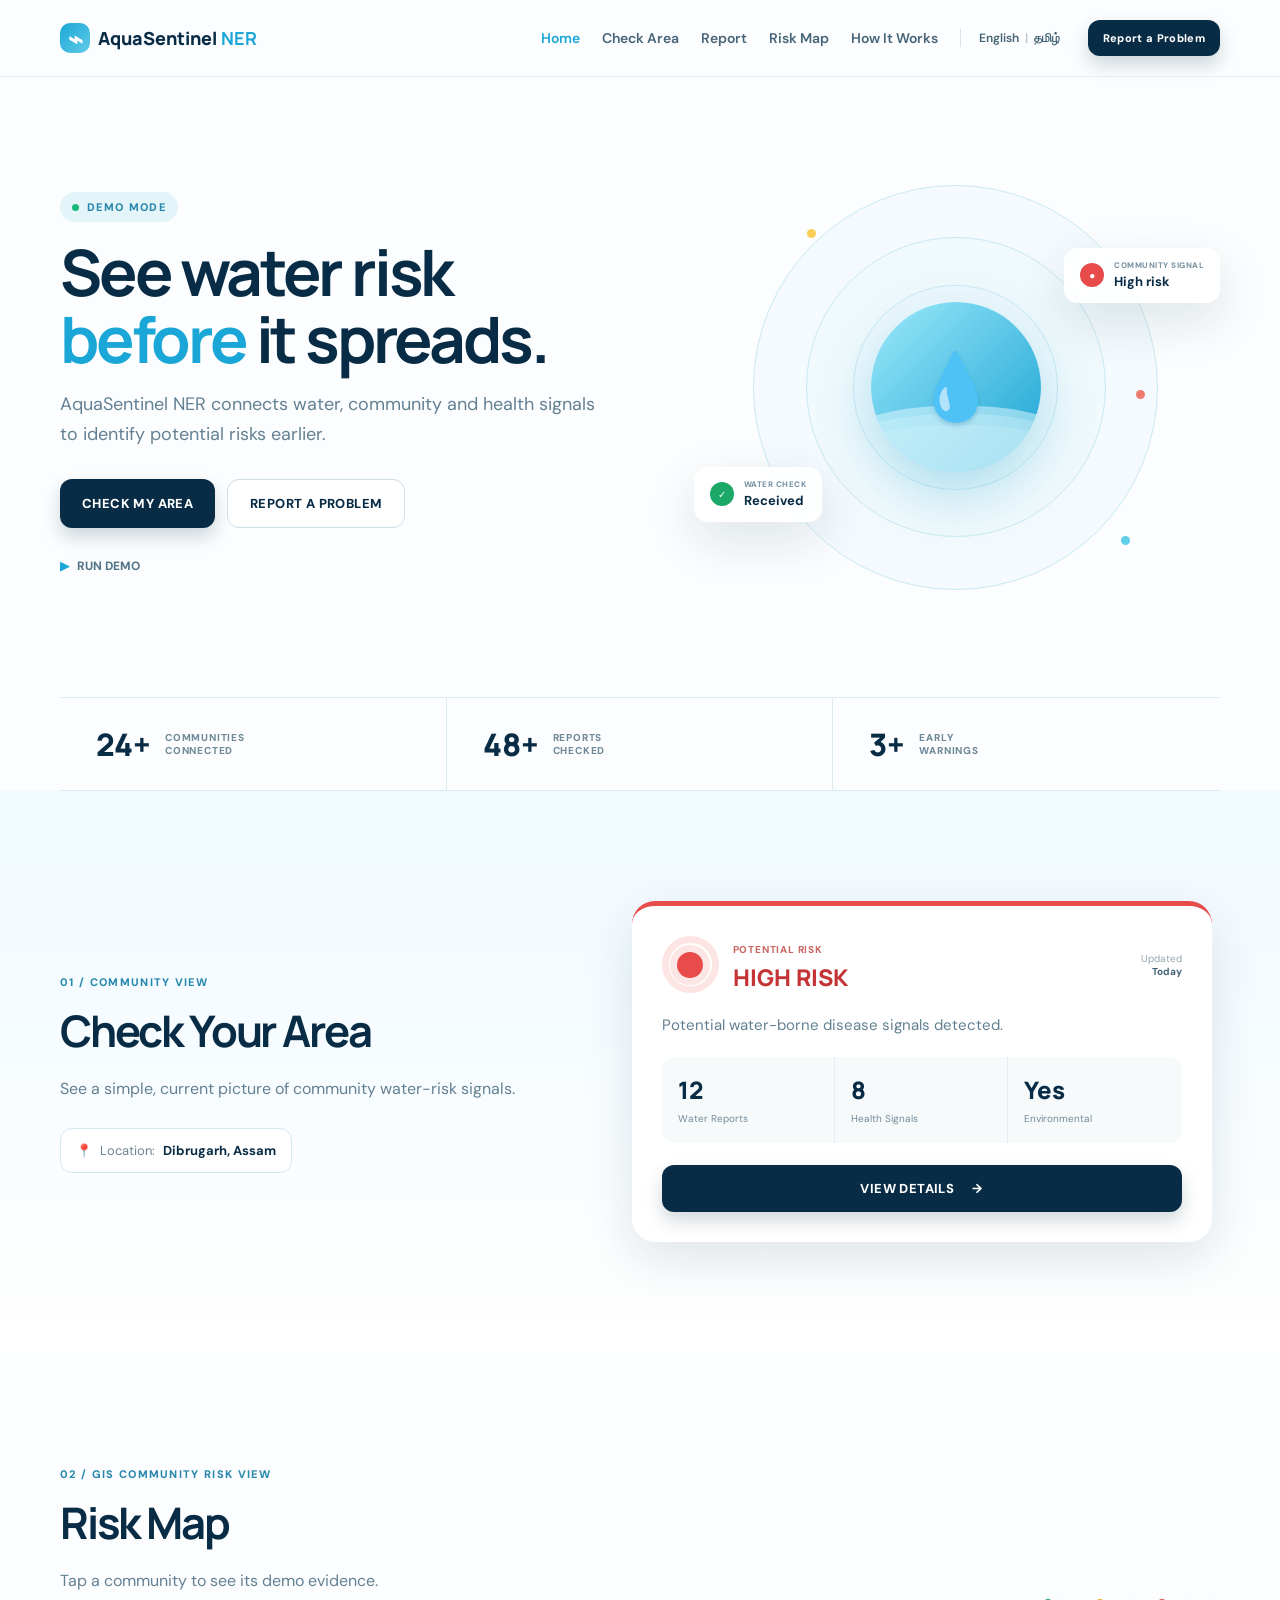
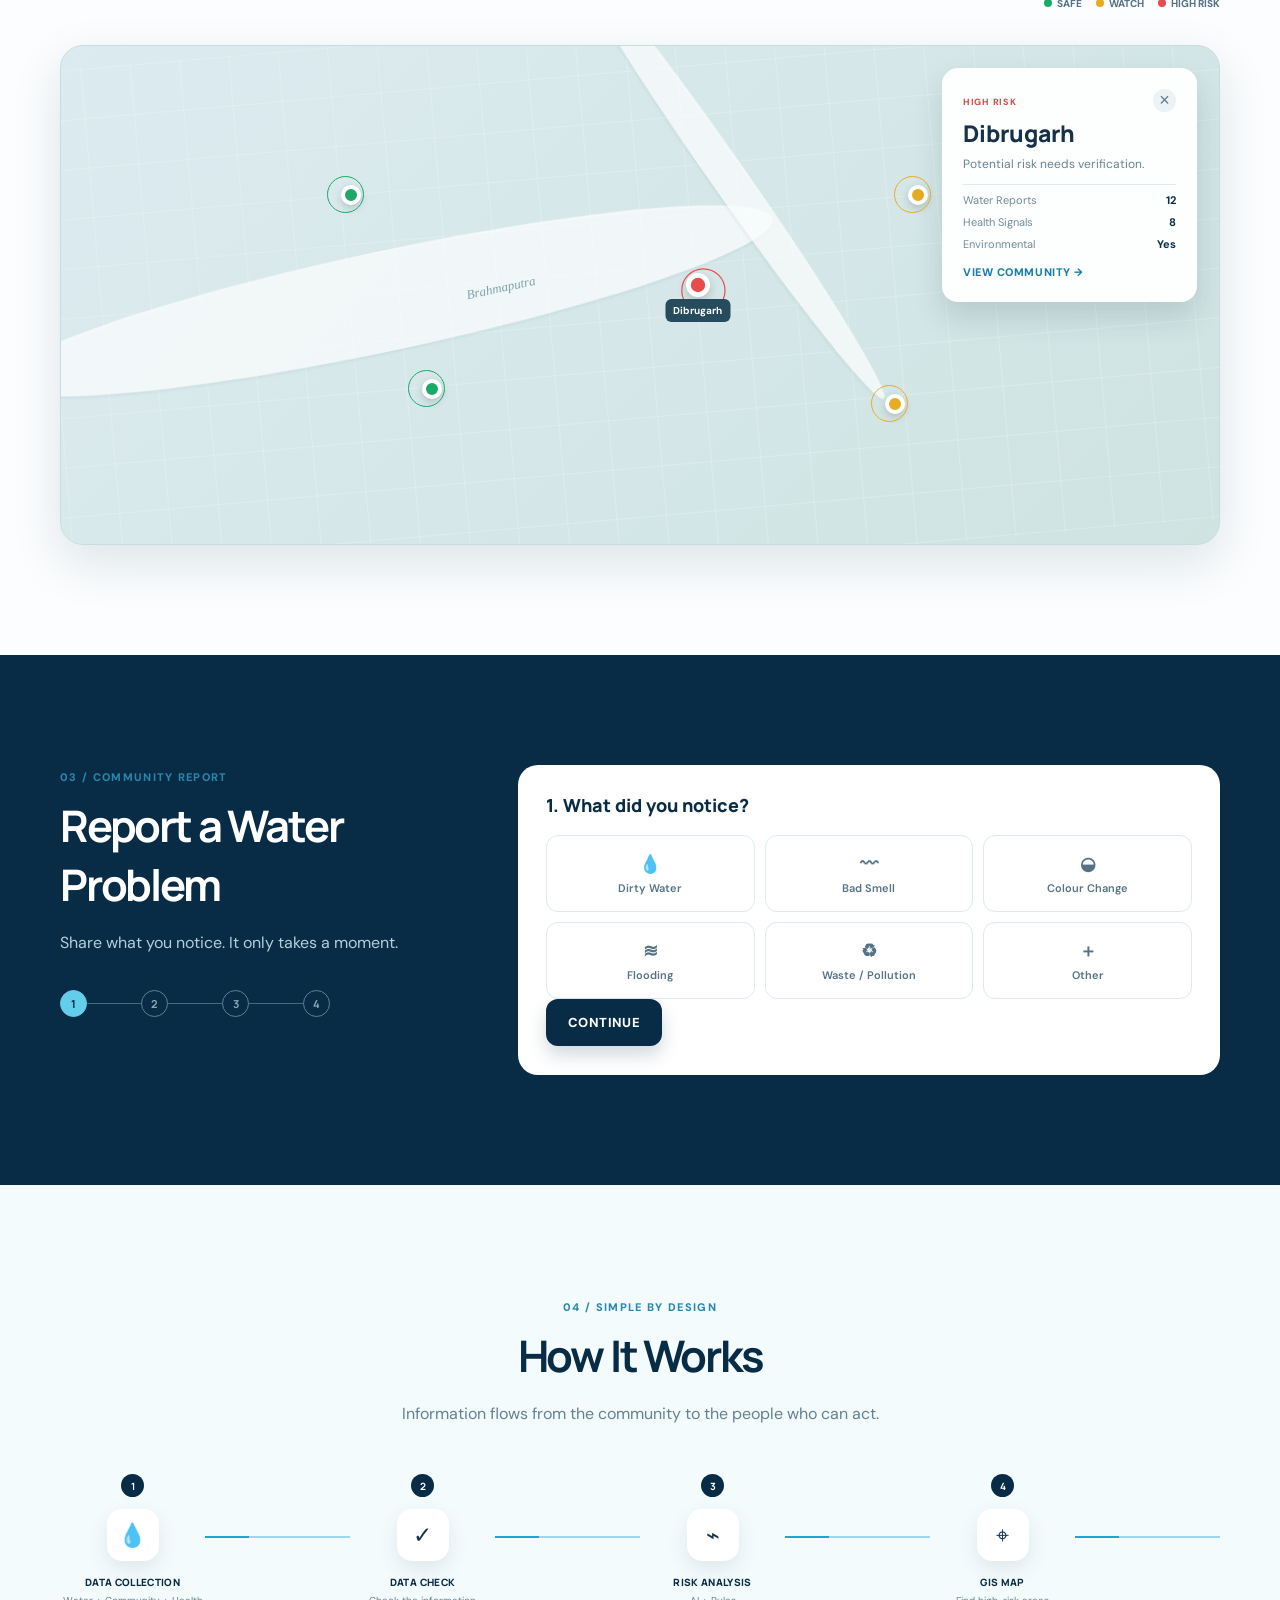
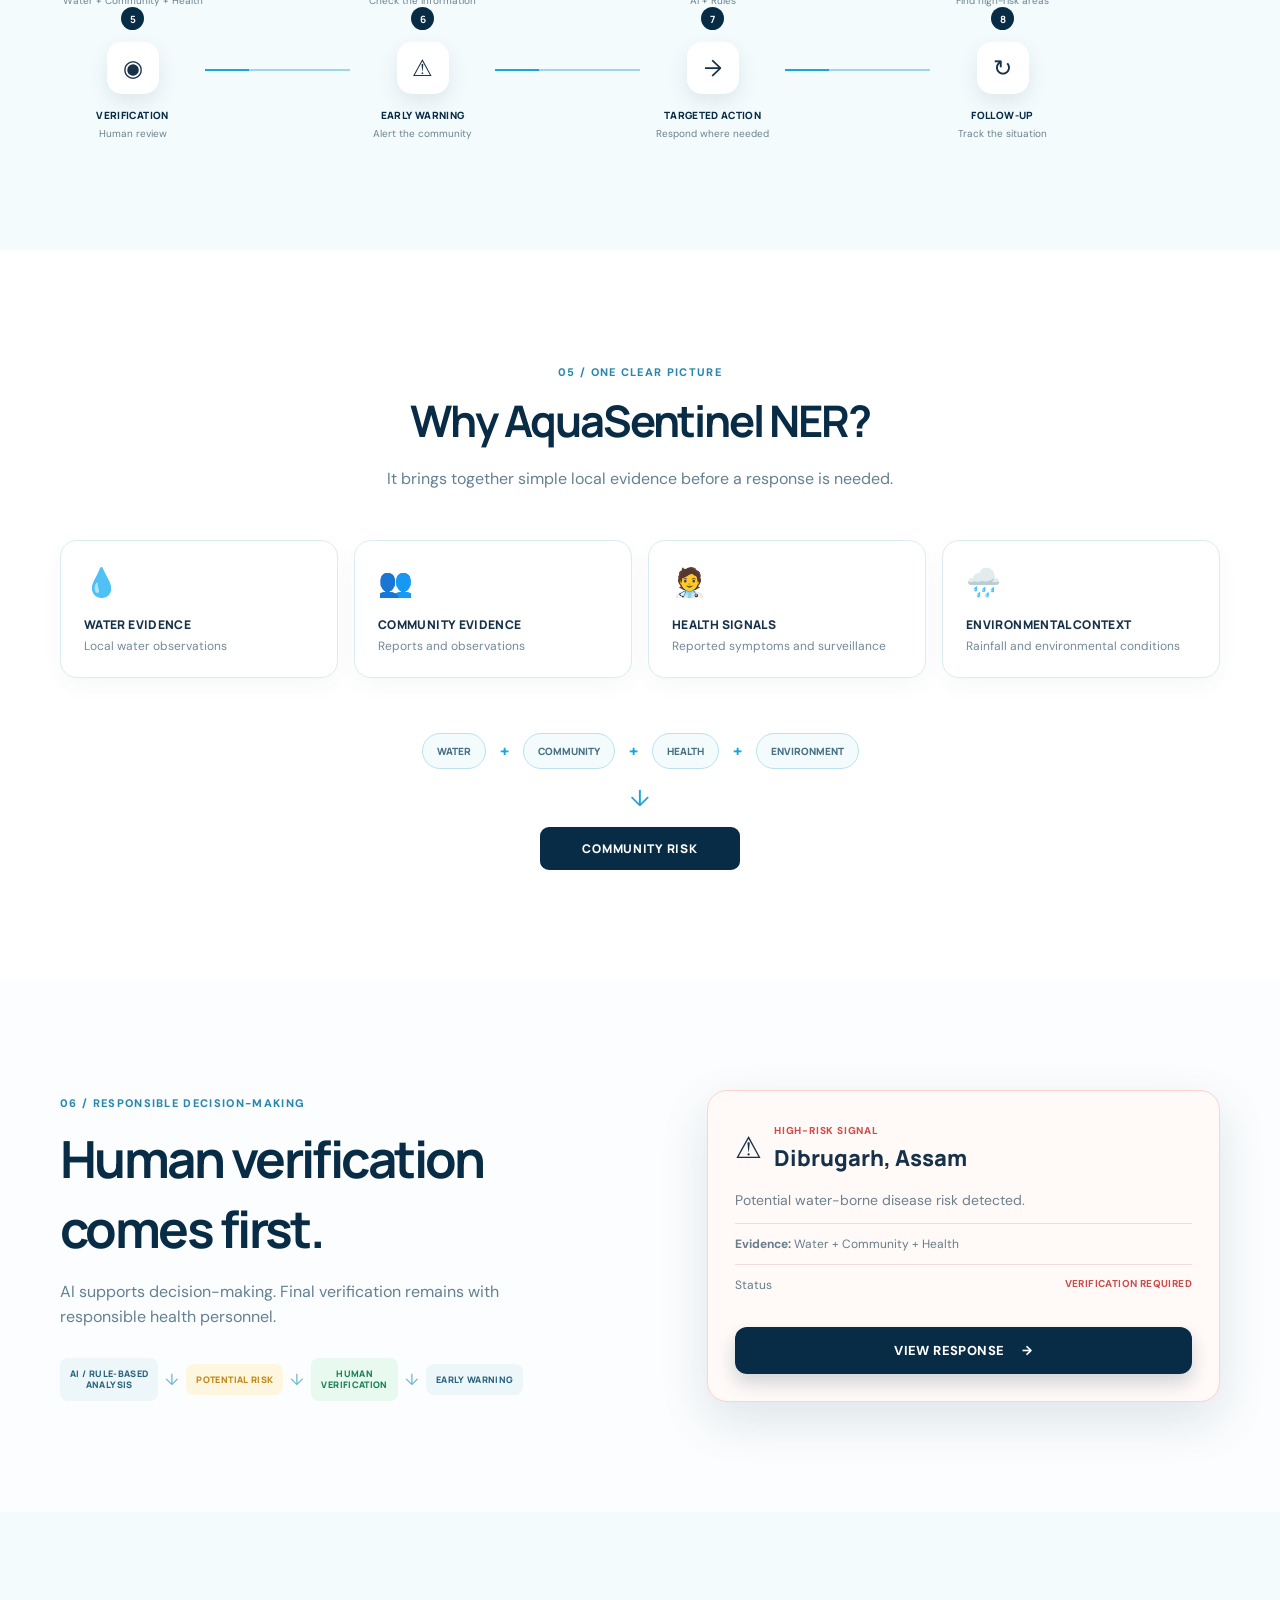
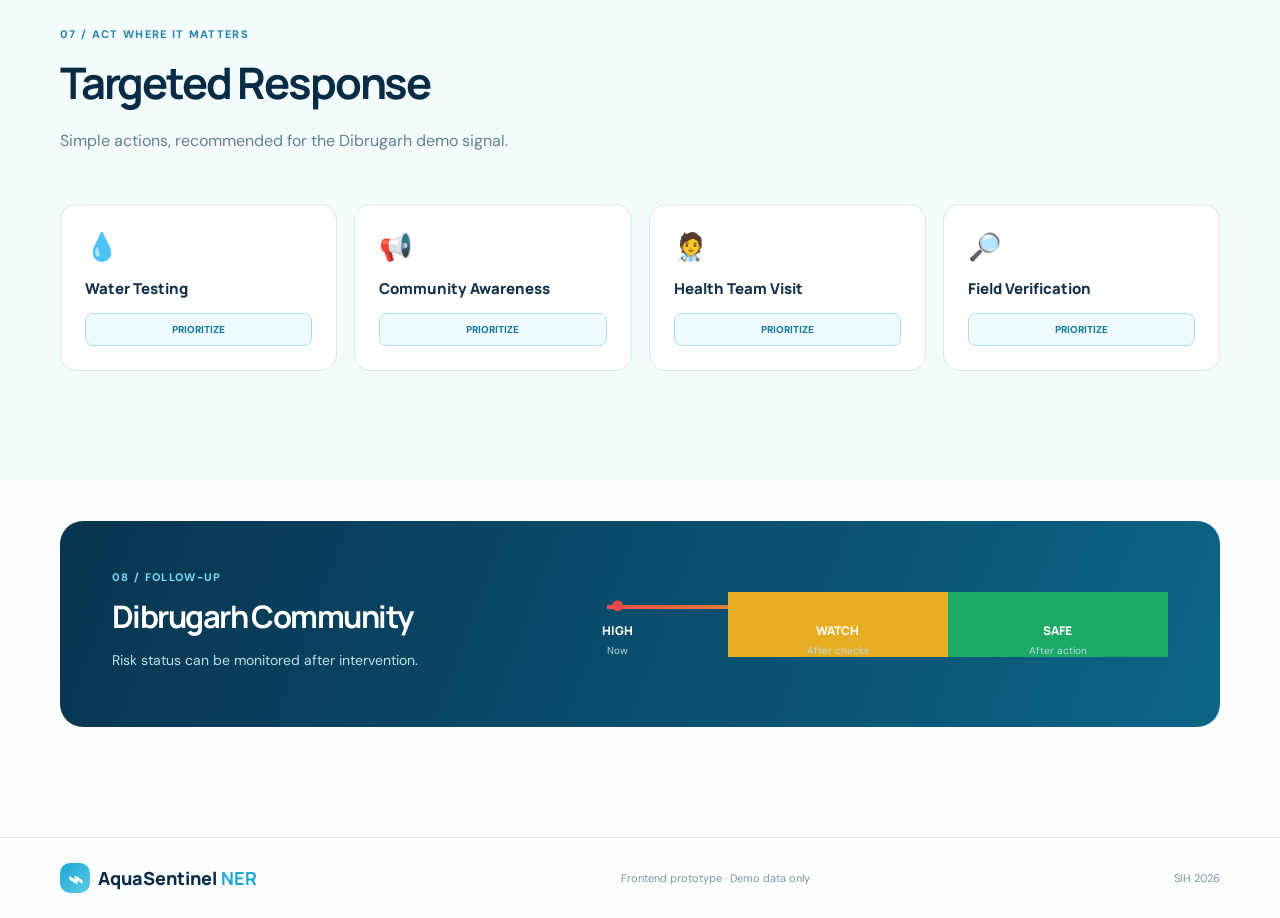
<file: index.html>
<!doctype html>
<html lang="en">
<head>
  <meta charset="UTF-8" />
  <meta name="viewport" content="width=device-width, initial-scale=1.0" />
  <meta name="description" content="AquaSentinel NER - community water risk early warning prototype" />
  <title>AquaSentinel NER | Demo</title>
  <link rel="preconnect" href="https://fonts.googleapis.com">
  <link rel="preconnect" href="https://fonts.gstatic.com" crossorigin>
  <link href="https://fonts.googleapis.com/css2?family=DM+Sans:wght@400;500;600;700;800&family=Manrope:wght@700;800&display=swap" rel="stylesheet">
  <link rel="stylesheet" href="styles.css" />
</head>
<body>
  <div class="app-shell">
    <header class="nav-wrap">
      <nav class="navbar container" aria-label="Main navigation">
        <a href="#home" class="brand"><span class="brand-mark">⌁</span><span>AquaSentinel <b>NER</b></span></a>
        <button class="menu-toggle" aria-label="Toggle menu" aria-expanded="false"><i></i><i></i><i></i></button>
        <div class="nav-links">
          <a class="active" href="#home" data-nav="home">Home</a><a href="#area" data-nav="area">Check Area</a><a href="#report" data-nav="report">Report</a><a href="#map" data-nav="map">Risk Map</a><a href="#how" data-nav="how">How It Works</a>
          <button class="language" id="languageBtn" aria-label="Change language">English <span>|</span> தமிழ்</button>
          <a href="#report" class="button small nav-report">Report a Problem</a>
        </div>
      </nav>
    </header>

    <main>
      <section id="home" class="hero section container">
        <div class="hero-copy reveal">
          <div class="eyebrow"><span class="pulse-dot"></span><span data-i18n="demo">DEMO MODE</span></div>
          <h1>See water risk <em>before</em> it spreads.</h1>
          <p>AquaSentinel NER connects water, community and health signals to identify potential risks earlier.</p>
          <div class="hero-actions"><a class="button" href="#area" data-i18n="check">CHECK MY AREA</a><a class="button ghost" href="#report" data-i18n="report">REPORT A PROBLEM</a></div>
          <button id="runDemo" class="demo-trigger"><span class="play-icon">▶</span> <span data-i18n="run">RUN DEMO</span></button>
        </div>
        <div class="hero-visual reveal" aria-label="Animated water risk illustration">
          <div class="radar-circle c1"></div><div class="radar-circle c2"></div><div class="radar-circle c3"></div>
          <div class="water-orb"><span class="wave w1"></span><span class="wave w2"></span><span class="wave w3"></span><div class="orb-core">💧</div></div>
          <div class="signal-card high float-a"><span class="mini-pin">●</span><div><small>COMMUNITY SIGNAL</small><strong>High risk</strong></div></div>
          <div class="signal-card good float-b"><span>✓</span><div><small>WATER CHECK</small><strong>Received</strong></div></div>
          <span class="data-particle p1"></span><span class="data-particle p2"></span><span class="data-particle p3"></span>
        </div>
      </section>

      <section class="trust container reveal">
        <div><strong class="counter" data-target="24">0</strong><span>COMMUNITIES CONNECTED</span></div><div><strong class="counter" data-target="48">0</strong><span>REPORTS CHECKED</span></div><div><strong class="counter" data-target="3">0</strong><span>EARLY WARNINGS</span></div>
      </section>

      <section id="area" class="section area-section">
        <div class="container two-col">
          <div class="section-title reveal"><span class="kicker">01 / COMMUNITY VIEW</span><h2 data-i18n="areaTitle">Check Your Area</h2><p>See a simple, current picture of community water-risk signals.</p><div class="location-chip">📍 <span>Location:</span> <b>Dibrugarh, Assam</b></div></div>
          <article class="risk-card high-risk reveal" id="riskCard">
            <div class="risk-top"><span class="risk-ring"><i></i></span><div><small>POTENTIAL RISK</small><h3>HIGH RISK</h3></div><span class="updated">Updated<br><b>Today</b></span></div>
            <p>Potential water-borne disease signals detected.</p>
            <div class="signal-grid"><div><b>12</b><span>Water Reports</span></div><div><b>8</b><span>Health Signals</span></div><div><b>Yes</b><span>Environmental</span></div></div>
            <button class="button full" id="viewDetails">VIEW DETAILS <span>→</span></button>
          </article>
        </div>
      </section>

      <section id="map" class="section container">
        <div class="section-heading reveal"><div><span class="kicker">02 / GIS COMMUNITY RISK VIEW</span><h2>Risk Map</h2><p>Tap a community to see its demo evidence.</p></div><div class="legend"><span><i class="safe"></i>SAFE</span><span><i class="watch"></i>WATCH</span><span><i class="danger"></i>HIGH RISK</span></div></div>
        <div class="map-wrap reveal">
          <div class="map-grid"></div><div class="river r-one"></div><div class="river r-two"></div><span class="map-label label-one">Brahmaputra</span>
          <button class="map-marker high selected" style="--x:55%;--y:48%" data-place="Dibrugarh"><i></i><span>Dibrugarh</span></button>
          <button class="map-marker safe" style="--x:25%;--y:30%" data-place="Chabua"><i></i><span>Chabua</span></button>
          <button class="map-marker watch" style="--x:74%;--y:30%" data-place="Naharkatiya"><i></i><span>Naharkatiya</span></button>
          <button class="map-marker safe" style="--x:32%;--y:69%" data-place="Tinsukia"><i></i><span>Tinsukia</span></button>
          <button class="map-marker watch" style="--x:72%;--y:72%" data-place="Moran"><i></i><span>Moran</span></button>
          <aside class="community-panel" id="communityPanel"><button class="close-panel" aria-label="Close">×</button><span class="panel-risk high">HIGH RISK</span><h3>Dibrugarh</h3><p>Potential risk needs verification.</p><div class="panel-data"><span>Water Reports <b>12</b></span><span>Health Signals <b>8</b></span><span>Environmental <b>Yes</b></span></div><button class="text-button" id="viewCommunity">VIEW COMMUNITY <span>→</span></button></aside>
        </div>
      </section>

      <section id="report" class="section report-section">
        <div class="container report-layout">
          <div class="section-title reveal"><span class="kicker">03 / COMMUNITY REPORT</span><h2 data-i18n="reportTitle">Report a Water Problem</h2><p>Share what you notice. It only takes a moment.</p><div class="report-steps"><span class="on">1</span><i></i><span>2</span><i></i><span>3</span><i></i><span>4</span></div></div>
          <form class="report-form reveal" id="reportForm">
            <div class="form-stage stage-one active"><label>1. What did you notice?</label><div class="issue-grid"><button type="button" data-issue="Dirty Water">💧<span>Dirty Water</span></button><button type="button" data-issue="Bad Smell">〰<span>Bad Smell</span></button><button type="button" data-issue="Colour Change">◒<span>Colour Change</span></button><button type="button" data-issue="Flooding">≋<span>Flooding</span></button><button type="button" data-issue="Waste / Pollution">♻<span>Waste / Pollution</span></button><button type="button" data-issue="Other">＋<span>Other</span></button></div><button type="button" class="button next-stage">CONTINUE</button></div>
            <div class="form-stage stage-two"><label>2. Add a photo</label><button type="button" class="upload-box"><span>▣</span><b>TAKE / UPLOAD PHOTO</b><small>Demo only · no file is uploaded</small></button><button type="button" class="button next-stage">CONTINUE</button></div>
            <div class="form-stage stage-three"><label>3. Your location</label><div class="location-box"><span>📍</span><div><b>Dibrugarh, Assam</b><small>Demo location</small></div><i>✓</i></div><button type="button" class="button next-stage">USE MY LOCATION</button></div>
            <div class="form-stage stage-four"><label>4. Tell us what happened</label><button type="button" class="voice-button" id="voiceButton"><span class="mic">🎤</span><span class="voice-waves"><i></i><i></i><i></i></span><b> SPEAK</b></button><input type="text" aria-label="Report details" placeholder="Or type a few words..." /><button type="button" class="health-link" id="healthOpen">+ Are people feeling sick?</button><button type="submit" class="button full">SUBMIT REPORT <span>→</span></button></div>
          </form>
        </div>
      </section>

      <section id="how" class="section how-section">
        <div class="container"><div class="section-heading centered reveal"><span class="kicker">04 / SIMPLE BY DESIGN</span><h2>How It Works</h2><p>Information flows from the community to the people who can act.</p></div><div class="workflow" id="workflow">
          <article><b>1</b><span>💧</span><h3>DATA COLLECTION</h3><p>Water + Community + Health</p></article><i></i><article><b>2</b><span>✓</span><h3>DATA CHECK</h3><p>Check the information</p></article><i></i><article><b>3</b><span>⌁</span><h3>RISK ANALYSIS</h3><p>AI + Rules</p></article><i></i><article><b>4</b><span>⌖</span><h3>GIS MAP</h3><p>Find high-risk areas</p></article><i></i><article><b>5</b><span>◉</span><h3>VERIFICATION</h3><p>Human review</p></article><i></i><article><b>6</b><span>⚠</span><h3>EARLY WARNING</h3><p>Alert the community</p></article><i></i><article><b>7</b><span>→</span><h3>TARGETED ACTION</h3><p>Respond where needed</p></article><i></i><article><b>8</b><span>↻</span><h3>FOLLOW-UP</h3><p>Track the situation</p></article>
        </div></div>
      </section>

      <section class="section innovation"><div class="container"><div class="section-heading centered reveal"><span class="kicker">05 / ONE CLEAR PICTURE</span><h2>Why AquaSentinel NER?</h2><p>It brings together simple local evidence before a response is needed.</p></div><div class="evidence-grid"><article class="reveal"><span>💧</span><h3>WATER EVIDENCE</h3><p>Local water observations</p></article><article class="reveal"><span>👥</span><h3>COMMUNITY EVIDENCE</h3><p>Reports and observations</p></article><article class="reveal"><span>🧑‍⚕️</span><h3>HEALTH SIGNALS</h3><p>Reported symptoms and surveillance</p></article><article class="reveal"><span>🌧️</span><h3>ENVIRONMENTAL CONTEXT</h3><p>Rainfall and environmental conditions</p></article></div><div class="evidence-flow reveal"><span>WATER</span><b>+</b><span>COMMUNITY</span><b>+</b><span>HEALTH</span><b>+</b><span>ENVIRONMENT</span><i>↓</i><strong>COMMUNITY RISK</strong></div></div></section>

      <section class="section container verification"><div class="verify-content reveal"><span class="kicker">06 / RESPONSIBLE DECISION-MAKING</span><h2>Human verification<br>comes first.</h2><p>AI supports decision-making. Final verification remains with responsible health personnel.</p><div class="verify-path"><span>AI / RULE-BASED<br>ANALYSIS</span><i>↓</i><span class="warn">POTENTIAL RISK</span><i>↓</i><span class="human">HUMAN<br>VERIFICATION</span><i>↓</i><span>EARLY WARNING</span></div></div><div class="alert-demo reveal"><div class="alert-head"><span>⚠</span><div><small>HIGH-RISK SIGNAL</small><h3>Dibrugarh, Assam</h3></div></div><p>Potential water-borne disease risk detected.</p><div class="evidence-line"><b>Evidence:</b> Water + Community + Health</div><div class="status-line"><span>Status</span><b>VERIFICATION REQUIRED</b></div><button class="button full" id="viewResponse">VIEW RESPONSE <span>→</span></button><div class="response-panel" id="responsePanel"><b>Response ready</b><span>Water testing and field verification recommended.</span></div></div></section>

      <section class="section response-section"><div class="container"><div class="section-heading reveal"><div><span class="kicker">07 / ACT WHERE IT MATTERS</span><h2>Targeted Response</h2><p>Simple actions, recommended for the Dibrugarh demo signal.</p></div></div><div class="action-grid"><article class="reveal"><span>💧</span><h3>Water Testing</h3><button class="prioritize">PRIORITIZE</button></article><article class="reveal"><span>📢</span><h3>Community Awareness</h3><button class="prioritize">PRIORITIZE</button></article><article class="reveal"><span>🧑‍⚕️</span><h3>Health Team Visit</h3><button class="prioritize">PRIORITIZE</button></article><article class="reveal"><span>🔎</span><h3>Field Verification</h3><button class="prioritize">PRIORITIZE</button></article></div></div></section>

      <section class="section followup container"><div class="follow-card reveal"><div><span class="kicker">08 / FOLLOW-UP</span><h2>Dibrugarh Community</h2><p>Risk status can be monitored after intervention.</p></div><div class="risk-timeline"><div class="timeline-line"></div><div class="timeline-step high"><i>●</i><b>HIGH</b><small>Now</small></div><div class="timeline-step watch"><i>●</i><b>WATCH</b><small>After checks</small></div><div class="timeline-step safe"><i>●</i><b>SAFE</b><small>After action</small></div></div></div></section>
    </main>
    <footer><div class="container"><a href="#home" class="brand"><span class="brand-mark">⌁</span><span>AquaSentinel <b>NER</b></span></a><span>Frontend prototype · Demo data only</span><span>SIH 2026</span></div></footer>
  </div>

  <div class="modal-backdrop" id="successModal" aria-hidden="true"><section class="success-modal"><button class="modal-close" aria-label="Close">×</button><div class="success-check">✓</div><span class="kicker">DEMO REPORT</span><h2>REPORT RECEIVED</h2><p>Thank you. Your report has been recorded for review.</p><div class="report-id"><span>Report ID:</span><b>AS-DEMO-001</b><small>PENDING VERIFICATION</small></div><a href="#area" class="button full close-success">CHECK AREA RISK <span>→</span></a></section></div>
  <div class="modal-backdrop" id="healthModal" aria-hidden="true"><section class="health-modal"><button class="modal-close" aria-label="Close">×</button><span class="kicker">OPTIONAL HEALTH SIGNAL</span><h2>Are people feeling sick?</h2><p>Choose any signs you have noticed.</p><div class="symptom-grid"><button>Diarrhoea</button><button>Vomiting</button><button>Fever</button><button>Stomach Pain</button><button>Weakness</button></div><label>How many people are affected?</label><div class="quantity"><button class="qty-minus">−</button><b id="qtyValue">3</b><button class="qty-plus">+</button></div><button class="button full close-health">CONTINUE</button></section></div>
  <div class="demo-overlay" id="demoOverlay"><div class="demo-box"><span class="pulse-dot"></span><small>LIVE DEMO SEQUENCE</small><h2 id="demoText">Preparing demo...</h2><div class="demo-progress"><i></i></div><button id="closeDemo">Skip demo</button></div></div>
  <script src="app.js"></script>
</body>
</html>
</file>
<file: styles.css>
:root{--navy:#082c45;--navy2:#0e4665;--blue:#1aa6d6;--pale:#eaf7fb;--ink:#163148;--muted:#648093;--green:#1ca968;--yellow:#e7ad22;--red:#e74c4b;--shadow:0 18px 50px rgba(11,53,76,.12)}*{box-sizing:border-box}html{scroll-behavior:smooth}body{margin:0;font-family:"DM Sans",Arial,sans-serif;color:var(--ink);background:#fbfdfe;overflow-x:hidden}.container{width:min(1160px,calc(100% - 44px));margin:auto}.section{padding:110px 0}.nav-wrap{position:sticky;top:0;z-index:40;background:rgba(251,253,254,.88);backdrop-filter:blur(14px);border-bottom:1px solid rgba(18,67,94,.07)}.navbar{height:76px;display:flex;align-items:center;justify-content:space-between}.brand{color:var(--navy);text-decoration:none;font-family:Manrope,sans-serif;font-size:18px;font-weight:800;display:flex;align-items:center;gap:8px}.brand b{color:var(--blue)}.brand-mark{display:grid;place-items:center;width:30px;height:30px;color:white;background:linear-gradient(135deg,var(--blue),#61cce8);border-radius:10px;font-size:25px;line-height:1}.nav-links{display:flex;align-items:center;gap:22px}.nav-links>a:not(.button){text-decoration:none;color:#476478;font-size:14px;font-weight:600}.nav-links>a.active,.nav-links>a:hover{color:var(--blue)}.language{border:0;border-left:1px solid #d9e4e9;background:transparent;padding-left:18px;color:#446375;font:600 12px "DM Sans";cursor:pointer}.language span{color:#b8c9d2;margin:0 3px}.button{border:0;background:var(--navy);color:#fff;text-decoration:none;display:inline-flex;justify-content:center;gap:18px;align-items:center;padding:15px 22px;border-radius:12px;font:800 13px "DM Sans";letter-spacing:.03em;cursor:pointer;box-shadow:0 9px 18px rgba(8,44,69,.18);transition:.25s transform,.25s background,.25s box-shadow}.button:hover{background:#0f5577;transform:translateY(-3px);box-shadow:0 13px 25px rgba(8,44,69,.2)}.button:active{transform:scale(.97)}.button.small{padding:11px 15px;font-size:11px}.button.ghost{background:#fff;color:var(--navy);border:1px solid #cfdee5;box-shadow:none}.button.full{width:100%;margin-top:22px}.menu-toggle{display:none;border:0;background:transparent}.hero{min-height:620px;display:grid;grid-template-columns:1.05fr .95fr;gap:48px;align-items:center;padding-top:70px;padding-bottom:70px}.eyebrow,.kicker{color:#2787ad;font-size:11px;font-weight:800;letter-spacing:.12em}.eyebrow{background:#e4f5fa;border-radius:30px;padding:8px 12px;display:inline-flex;gap:8px;align-items:center}.pulse-dot{width:7px;height:7px;border-radius:50%;background:#19b779;box-shadow:0 0 0 0 rgba(25,183,121,.5);animation:pulse 1.8s infinite}.hero h1,.section h2{font-family:Manrope,sans-serif;color:var(--navy);letter-spacing:-.05em}.hero h1{font-size:clamp(42px,5vw,68px);line-height:1.04;margin:17px 0}.hero h1 em{color:var(--blue);font-style:normal}.hero p{color:var(--muted);font-size:18px;line-height:1.65;max-width:540px}.hero-actions{display:flex;gap:12px;margin-top:29px}.demo-trigger{margin-top:22px;border:0;background:transparent;color:#527286;font:700 12px "DM Sans";cursor:pointer;padding:8px 0}.play-icon{color:var(--blue);margin-right:5px}.hero-visual{height:445px;position:relative;display:grid;place-items:center}.radar-circle{position:absolute;border:1px solid #c9eaf3;border-radius:50%;background:rgba(234,247,251,.45)}.c1{width:405px;height:405px}.c2{width:300px;height:300px}.c3{width:205px;height:205px}.water-orb{position:relative;width:170px;height:170px;border-radius:50%;overflow:hidden;background:linear-gradient(135deg,#9ce9fa,#19a2d3);box-shadow:0 22px 55px rgba(24,161,207,.3);z-index:2}.orb-core{z-index:5;position:absolute;inset:0;display:grid;place-items:center;font-size:65px;filter:drop-shadow(0 3px 2px rgba(0,80,120,.18))}.wave{width:260px;height:110px;background:rgba(232,252,255,.5);position:absolute;left:-43px;border-radius:45%;animation:wave 6s linear infinite}.w1{top:104px}.w2{top:112px;opacity:.5;animation-delay:-2s}.w3{top:123px;opacity:.3;animation-delay:-4s}.signal-card{position:absolute;background:rgba(255,255,255,.85);backdrop-filter:blur(7px);border:1px solid rgba(255,255,255,.85);box-shadow:var(--shadow);border-radius:14px;padding:11px 15px;z-index:3;display:flex;align-items:center;gap:10px}.signal-card>span{width:24px;height:24px;border-radius:50%;display:grid;place-items:center;font-size:10px;color:#fff}.signal-card.high>span{background:var(--red)}.signal-card.good>span{background:var(--green)}.signal-card small{display:block;color:#7691a1;font-size:8px;font-weight:800;letter-spacing:.06em}.signal-card strong{color:var(--navy);font-size:13px}.float-a{right:0;top:83px;animation:float 5s ease-in-out infinite}.float-b{left:2px;bottom:88px;animation:float 5s ease-in-out 1s infinite}.data-particle{width:9px;height:9px;border-radius:50%;position:absolute;background:#facd56;z-index:4;animation:orbit 8s linear infinite}.p1{top:64px;left:115px}.p2{background:#60cee9;bottom:65px;right:90px;animation-delay:-3s}.p3{background:#ef7b70;right:75px;top:225px;animation-delay:-6s}.trust{display:grid;grid-template-columns:repeat(3,1fr);border-top:1px solid #dcebef;border-bottom:1px solid #dcebef}.trust div{padding:25px 36px;display:flex;align-items:center;gap:14px;border-right:1px solid #dcebef}.trust div:last-child{border:0}.trust strong{font:800 31px Manrope;color:var(--navy)}.trust span{font-size:10px;font-weight:800;color:#6f8998;letter-spacing:.08em;max-width:95px}.area-section{background:linear-gradient(180deg,#f0faff,#fff)}.two-col{display:grid;grid-template-columns:.9fr 1.1fr;gap:90px;align-items:center}.section-title h2,.section-heading h2{font-size:clamp(32px,3.4vw,46px);margin:10px 0}.section-title p,.section-heading p{color:var(--muted);line-height:1.6;font-size:16px}.location-chip{margin-top:27px;border:1px solid #d4e8ef;background:#fff;border-radius:12px;padding:13px 15px;width:max-content;font-size:13px;color:#6d8494}.location-chip span{margin-left:5px}.location-chip b{color:var(--navy);margin-left:5px}.risk-card{background:#fff;border-radius:23px;padding:30px;box-shadow:var(--shadow);border-top:5px solid var(--red);max-width:580px}.risk-top{display:flex;align-items:center;gap:14px}.risk-ring{width:57px;height:57px;border-radius:50%;border:7px solid #fde5e4;display:grid;place-items:center}.risk-ring i{width:26px;height:26px;border-radius:50%;background:var(--red);box-shadow:0 0 0 7px rgba(231,76,75,.14);animation:pulseRed 2s infinite}.risk-top small{color:#ca6764;font-weight:800;font-size:10px;letter-spacing:.08em}.risk-top h3{margin:3px 0 0;font:800 23px Manrope;color:#c43436}.updated{margin-left:auto;text-align:right;font-size:10px;color:#94a5af}.updated b{color:#416275}.risk-card>p{font-size:15px;color:#638092;margin:22px 0}.signal-grid{display:grid;grid-template-columns:repeat(3,1fr);background:#f6fafb;border-radius:12px}.signal-grid div{padding:16px;border-right:1px solid #e1edef}.signal-grid div:last-child{border:0}.signal-grid b{font:800 24px Manrope;display:block;color:var(--navy)}.signal-grid span{font-size:10px;color:#728a99}.section-heading{display:flex;justify-content:space-between;align-items:end;margin-bottom:35px}.section-heading.centered{text-align:center;display:block;max-width:620px;margin:0 auto 48px}.legend{display:flex;gap:14px;font-size:10px;font-weight:800;color:#567284}.legend span{display:flex;align-items:center;gap:5px}.legend i{width:8px;height:8px;border-radius:50%}.safe{background:var(--green)}.watch{background:var(--yellow)}.danger{background:var(--red)}.map-wrap{height:500px;border-radius:23px;background:linear-gradient(135deg,#dcebf0,#cfe3e1);overflow:hidden;position:relative;border:1px solid #c6dce1;box-shadow:var(--shadow)}.map-grid{position:absolute;inset:0;background-image:linear-gradient(90deg,rgba(255,255,255,.22) 1px,transparent 1px),linear-gradient(rgba(255,255,255,.22) 1px,transparent 1px);background-size:45px 45px;transform:rotate(-5deg) scale(1.1)}.river{position:absolute;background:rgba(255,255,255,.74);filter:drop-shadow(0 2px 1px rgba(37,108,133,.1));border-radius:50%;transform:rotate(-12deg)}.r-one{width:790px;height:100px;left:-70px;top:205px}.r-two{width:550px;height:35px;left:390px;top:110px;transform:rotate(55deg)}.map-label{color:#80a1ac;font:italic 13px Georgia;position:absolute;transform:rotate(-12deg)}.label-one{left:35%;top:47%}.map-marker{position:absolute;left:var(--x);top:var(--y);border:0;background:transparent;cursor:pointer;z-index:4;transform:translate(-50%,-50%)}.map-marker i{width:20px;height:20px;border:4px solid #fff;display:block;border-radius:50%;box-shadow:0 3px 8px rgba(0,0,0,.18);transition:.2s}.map-marker i:after{content:"";position:absolute;width:35px;height:35px;border:1px solid currentColor;border-radius:50%;left:-8px;top:-8px;animation:markerPulse 2s infinite}.map-marker.high{color:var(--red)}.map-marker.high i{background:var(--red)}.map-marker.watch{color:var(--yellow)}.map-marker.watch i{background:var(--yellow)}.map-marker.safe{color:var(--green)}.map-marker.safe i{background:var(--green)}.map-marker span{display:none;position:absolute;top:25px;left:50%;transform:translateX(-50%);padding:5px 8px;border-radius:6px;color:#fff;background:#254b5d;font:700 10px "DM Sans";white-space:nowrap}.map-marker:hover span,.map-marker.selected span{display:block}.map-marker:hover i,.map-marker.selected i{transform:scale(1.2)}.community-panel{position:absolute;right:22px;top:22px;width:255px;background:rgba(255,255,255,.94);backdrop-filter:blur(10px);padding:21px;border-radius:16px;z-index:5;box-shadow:0 15px 30px rgba(11,52,71,.15);animation:panelIn .4s both}.close-panel{float:right;border:0;background:#edf3f5;color:#5f7b8c;border-radius:50%;width:23px;height:23px;font-size:18px;line-height:1;cursor:pointer}.panel-risk{font-size:9px;font-weight:800;letter-spacing:.08em}.panel-risk.high{color:#d54c4c}.community-panel h3{font:800 23px Manrope;margin:7px 0}.community-panel p{font-size:12px;color:#698292;margin:0 0 12px}.panel-data{border-top:1px solid #e2ecf0}.panel-data span{font-size:11px;color:#718a99;display:flex;justify-content:space-between;padding-top:8px}.panel-data b{color:var(--navy)}.text-button,.health-link{background:none;border:0;color:#167fa8;font:800 11px "DM Sans";padding:14px 0 0;cursor:pointer;letter-spacing:.05em}.report-section{background:var(--navy);color:white}.report-section h2{color:white}.report-section .section-title p{color:#b4cfdb}.report-layout{display:grid;grid-template-columns:.7fr 1.3fr;gap:80px;align-items:start}.report-steps{display:flex;align-items:center;margin-top:35px;max-width:270px}.report-steps span{display:grid;place-items:center;width:27px;height:27px;border:1px solid #5d8295;border-radius:50%;font:700 11px Manrope;color:#87a8b8}.report-steps span.on{color:var(--navy);background:#64cdea;border-color:#64cdea}.report-steps i{height:1px;background:#426c82;flex:1}.report-form{background:#fff;color:var(--ink);border-radius:20px;padding:28px;min-height:310px}.form-stage{display:none}.form-stage.active{display:block;animation:panelIn .35s both}.form-stage>label,.health-modal>label{font:800 18px Manrope;display:block;color:var(--navy);margin-bottom:18px}.issue-grid{display:grid;grid-template-columns:repeat(3,1fr);gap:10px}.issue-grid button{border:1px solid #dce9ed;background:#fff;min-height:77px;border-radius:12px;color:#557384;font:600 11px "DM Sans";cursor:pointer;transition:.2s}.issue-grid button:first-letter{font-size:18px}.issue-grid button span{display:block;margin-top:5px}.issue-grid button:hover,.issue-grid button.selected{border-color:#20a8d7;background:#e9f9fd;color:#147a9e;transform:translateY(-2px)}.upload-box{width:100%;height:145px;border:1px dashed #9ac1cf;border-radius:13px;background:#f6fcfe;color:#2c7d9c;display:flex;align-items:center;justify-content:center;flex-direction:column;gap:6px;cursor:pointer}.upload-box span{font-size:33px}.upload-box b{font:800 12px Manrope}.upload-box small{font-size:10px;color:#7893a1}.location-box{border:1px solid #d9e8ed;padding:18px;border-radius:12px;display:flex;align-items:center;gap:12px}.location-box>span{font-size:22px}.location-box div{display:grid;gap:3px}.location-box b{font-size:14px}.location-box small{color:#7a92a0;font-size:11px}.location-box i{margin-left:auto;color:var(--green);font-style:normal}.voice-button{width:100%;height:80px;border:1px solid #b8dce8;background:#eefaff;border-radius:13px;color:#177b9e;display:flex;justify-content:center;align-items:center;gap:12px;cursor:pointer;font:800 14px Manrope}.mic{font-size:26px}.voice-waves{display:none}.voice-button.recording{background:#fff1f0;border-color:#f4aaa6;color:#cf504b}.voice-button.recording .voice-waves{display:flex;gap:3px;align-items:center}.voice-waves i{width:3px;height:15px;background:currentColor;animation:voice .7s infinite alternate}.voice-waves i:nth-child(2){height:27px;animation-delay:.2s}.voice-waves i:nth-child(3){height:12px;animation-delay:.4s}.form-stage input{width:100%;margin:13px 0 0;border:1px solid #d9e7eb;padding:13px;border-radius:10px;font:14px "DM Sans"}.form-stage .health-link{display:block}.how-section{background:#f4fbfd}.workflow{display:grid;grid-template-columns:repeat(8,1fr);align-items:start;position:relative}.workflow>article{text-align:center;opacity:.25;transform:translateY(20px);transition:.5s}.workflow.active>article{opacity:1;transform:none}.workflow article>b{width:23px;height:23px;background:var(--navy);border-radius:50%;color:#fff;display:grid;place-items:center;font:700 10px Manrope;margin:0 auto 12px}.workflow article>span{width:52px;height:52px;border-radius:15px;background:#fff;box-shadow:0 8px 20px rgba(21,71,92,.1);display:grid;place-items:center;margin:auto;font-size:23px}.workflow h3{font:800 10px Manrope;letter-spacing:.035em;margin:14px 0 5px;color:var(--navy)}.workflow p{font-size:10px;color:#698390;line-height:1.3;margin:0}.workflow>i{height:2px;background:#9cd8e9;margin-top:62px;position:relative;overflow:hidden}.workflow>i:after{content:"";position:absolute;width:30%;height:100%;background:var(--blue);animation:flow 2s infinite}.innovation{background:#fff}.evidence-grid{display:grid;grid-template-columns:repeat(4,1fr);gap:16px}.evidence-grid article{border:1px solid #dcebf0;border-radius:17px;padding:23px;background:#fff;box-shadow:0 8px 20px rgba(14,69,92,.04);transition:.25s}.evidence-grid article:hover{transform:translateY(-7px);box-shadow:var(--shadow)}.evidence-grid span{font-size:28px}.evidence-grid h3{font:800 12px Manrope;letter-spacing:.03em;margin:15px 0 5px}.evidence-grid p{font-size:12px;color:#718a98;margin:0}.evidence-flow{margin:55px auto 0;display:flex;gap:14px;flex-wrap:wrap;justify-content:center;align-items:center;text-align:center;color:#457086}.evidence-flow span{border:1px solid #bbe2ee;background:#f3fbfd;border-radius:99px;padding:10px 14px;font:800 10px Manrope}.evidence-flow b{color:var(--blue)}.evidence-flow i{width:100%;font-style:normal;font-size:23px;color:var(--blue)}.evidence-flow strong{width:200px;background:var(--navy);color:#fff;border-radius:9px;padding:13px;font:800 12px Manrope;letter-spacing:.06em}.verification{display:grid;grid-template-columns:1.05fr .95fr;gap:80px;align-items:center}.verify-content h2{font-size:clamp(35px,4vw,54px);margin:11px 0}.verify-content>p{color:var(--muted);max-width:500px;line-height:1.6}.verify-path{display:flex;gap:7px;align-items:center;flex-wrap:wrap;margin-top:28px}.verify-path span{font:800 9px Manrope;letter-spacing:.04em;text-align:center;line-height:1.3;padding:10px;background:#edf7fa;border-radius:8px;color:#27637d}.verify-path i{font-style:normal;color:#71b9d1}.verify-path .warn{background:#fff6df;color:#c08713}.verify-path .human{background:#e8f9f0;color:#168052}.alert-demo{border:1px solid #ffd2ce;background:#fff9f8;border-radius:20px;padding:27px;box-shadow:var(--shadow)}.alert-head{display:flex;align-items:center;gap:12px}.alert-head>span{font-size:30px}.alert-head small{font:800 10px "DM Sans";letter-spacing:.08em;color:#d14d49}.alert-head h3{font:800 22px Manrope;margin:4px 0}.alert-demo>p{font-size:14px;color:#6c808d}.evidence-line,.status-line{padding:12px 0;border-top:1px solid #f1ddda;font-size:12px;color:#677d89}.status-line{display:flex;justify-content:space-between}.status-line b{color:#ca4c47;font-size:10px;letter-spacing:.04em}.response-panel{max-height:0;overflow:hidden;transition:.4s;display:grid;gap:3px;color:#1c7757;font-size:12px}.response-panel.show{max-height:60px;padding-top:14px}.response-section{background:#f4fbfd}.action-grid{display:grid;grid-template-columns:repeat(4,1fr);gap:17px}.action-grid article{background:#fff;padding:24px;border-radius:16px;border:1px solid #d9e9ef;display:grid;gap:14px}.action-grid span{font-size:27px}.action-grid h3{margin:0;font:800 15px Manrope}.prioritize{border:1px solid #addceb;background:#effbfe;color:#157a9e;border-radius:8px;padding:9px;font:800 10px "DM Sans";cursor:pointer;transition:.25s}.prioritize.done{background:#e5f8ef;border-color:#9cddba;color:#158251}.followup{padding-top:40px}.follow-card{background:linear-gradient(110deg,#08344f,#0c6588);border-radius:23px;padding:44px 52px;color:#fff;display:grid;grid-template-columns:.7fr 1.3fr;gap:40px;align-items:center;overflow:hidden}.follow-card h2{color:#fff;margin:9px 0;font-size:31px}.follow-card p{color:#bcdfeb;font-size:14px}.follow-card .kicker{color:#76d8f3}.risk-timeline{display:grid;grid-template-columns:repeat(3,1fr);position:relative}.timeline-line{position:absolute;left:15%;right:15%;height:4px;background:linear-gradient(90deg,var(--red),var(--yellow),var(--green));top:13px}.timeline-step{position:relative;z-index:2;text-align:center;display:grid;gap:5px}.timeline-step i{font-style:normal;font-size:25px;line-height:1;color:var(--red)}.timeline-step.watch i{color:var(--yellow)}.timeline-step.safe i{color:var(--green)}.timeline-step b{font:800 12px Manrope}.timeline-step small{font-size:10px;color:#b4d8e5}footer{border-top:1px solid #deedf1;padding:25px 0;color:#7a95a3;font-size:11px}footer .container{display:flex;align-items:center;justify-content:space-between}.modal-backdrop{position:fixed;inset:0;z-index:70;background:rgba(2,26,40,.62);display:grid;place-items:center;padding:18px;opacity:0;visibility:hidden;transition:.25s}.modal-backdrop.show{opacity:1;visibility:visible}.success-modal,.health-modal{background:#fff;width:min(460px,100%);border-radius:22px;padding:35px;text-align:center;position:relative;transform:translateY(25px) scale(.97);transition:.3s}.modal-backdrop.show>*{transform:none}.modal-close{position:absolute;right:15px;top:13px;border:0;background:#eff5f7;border-radius:50%;width:27px;height:27px;font-size:20px;color:#547283;cursor:pointer}.success-check{width:74px;height:74px;margin:0 auto 19px;background:#ddf7e8;color:#13a360;border-radius:50%;display:grid;place-items:center;font:800 39px Manrope;animation:checkPop .5s .2s both}.success-modal h2,.health-modal h2{font:800 28px Manrope;color:var(--navy);margin:10px 0}.success-modal p,.health-modal p{color:#6e8795;font-size:14px;line-height:1.5}.report-id{background:#f3fafc;border-radius:12px;padding:15px;margin-top:20px;display:grid;gap:4px}.report-id span{font-size:11px;color:#78919f}.report-id b{font:800 20px Manrope;color:var(--navy)}.report-id small{color:#c44e4a;font:800 10px "DM Sans";letter-spacing:.06em}.health-modal{text-align:left}.health-modal .kicker{display:block;text-align:center}.health-modal h2,.health-modal p{text-align:center}.symptom-grid{display:grid;grid-template-columns:repeat(2,1fr);gap:8px;margin:19px 0}.symptom-grid button{border:1px solid #dbe9ee;background:#fff;border-radius:9px;padding:11px;color:#527282;font:600 12px "DM Sans";cursor:pointer}.symptom-grid button.selected{background:#e8f9fd;border-color:#55bbdc;color:#157da3}.quantity{display:flex;justify-content:center;align-items:center;gap:22px;margin-bottom:10px}.quantity button{border:0;width:35px;height:35px;border-radius:50%;background:#eaf7fa;color:#227d9d;font-size:22px;cursor:pointer}.quantity b{font:800 25px Manrope}.demo-overlay{position:fixed;inset:0;z-index:80;background:rgba(4,35,52,.82);display:none;place-items:center;padding:20px}.demo-overlay.show{display:grid}.demo-box{background:#fff;border-radius:20px;padding:32px;width:min(420px,100%);text-align:center;box-shadow:0 20px 60px rgba(0,0,0,.28);animation:panelIn .3s both}.demo-box small{font:800 10px "DM Sans";color:#2285a9;letter-spacing:.1em;margin-left:7px}.demo-box h2{color:var(--navy);font:800 26px Manrope;min-height:64px;display:grid;place-items:center}.demo-progress{height:7px;background:#e3f0f4;border-radius:10px;overflow:hidden}.demo-progress i{display:block;height:100%;width:0;background:linear-gradient(90deg,#25b5df,#16aa71);transition:width 1s}.demo-box button{border:0;background:transparent;color:#7893a1;margin-top:18px;cursor:pointer;font:600 12px "DM Sans"}.reveal{opacity:0;transform:translateY(22px);transition:opacity .65s ease,transform .65s ease}.reveal.visible{opacity:1;transform:none}@keyframes pulse{70%{box-shadow:0 0 0 8px rgba(25,183,121,0)}}@keyframes pulseRed{70%{box-shadow:0 0 0 12px rgba(231,76,75,0)}}@keyframes wave{to{transform:rotate(360deg)}}@keyframes float{50%{transform:translateY(-12px)}}@keyframes orbit{to{transform:rotate(360deg) translateX(200px) rotate(-360deg)}}@keyframes markerPulse{to{transform:scale(1.7);opacity:0}}@keyframes panelIn{to{opacity:1;transform:none}}@keyframes flow{from{left:-30%}to{left:130%}}@keyframes voice{to{transform:scaleY(.35)}}@keyframes checkPop{0%{transform:scale(0)}75%{transform:scale(1.13)}100%{transform:scale(1)}}
@media(max-width:850px){.nav-links{position:absolute;left:0;right:0;top:76px;background:#fff;display:none;padding:18px 22px 23px;border-bottom:1px solid #dce9ee;box-shadow:0 14px 22px rgba(10,50,70,.08);flex-direction:column;align-items:stretch;gap:15px}.nav-links.open{display:flex}.nav-links>a:not(.button){padding:4px}.language{border-left:0;padding-left:0;text-align:left}.menu-toggle{display:grid;gap:4px}.menu-toggle i{width:22px;height:2px;background:var(--navy);display:block}.hero{grid-template-columns:1fr;padding-top:55px;min-height:0}.hero-visual{height:330px;max-width:520px;width:100%;margin:auto}.c1{width:310px;height:310px}.c2{width:235px;height:235px}.c3{width:165px;height:165px}.water-orb{width:140px;height:140px}.float-a{right:5%}.float-b{left:4%;bottom:20px}.trust div{padding:20px}.two-col,.report-layout,.verification,.follow-card{grid-template-columns:1fr;gap:42px}.risk-card{max-width:none}.workflow{grid-template-columns:repeat(4,1fr);gap:15px}.workflow>i{display:none}.evidence-grid,.action-grid{grid-template-columns:repeat(2,1fr)}.follow-card{padding:35px}.section{padding:78px 0}}@media(max-width:540px){.container{width:min(100% - 30px,1160px)}.nav-report{display:none}.hero h1{font-size:42px}.hero p{font-size:16px}.hero-actions{flex-direction:column}.hero-actions .button{width:100%}.hero-visual{height:275px;transform:scale(.85);margin:-15px 0}.trust{grid-template-columns:1fr}.trust div{border-right:0;border-bottom:1px solid #dcebef;padding:14px 6px}.trust div:last-child{border-bottom:0}.section-heading{display:block}.legend{margin-top:16px;flex-wrap:wrap}.map-wrap{height:440px}.community-panel{right:12px;top:12px;width:222px}.two-col{gap:35px}.signal-grid b{font-size:20px}.signal-grid div{padding:12px 8px}.report-layout{gap:30px}.issue-grid{grid-template-columns:repeat(2,1fr)}.workflow{grid-template-columns:repeat(2,1fr);gap:24px}.evidence-grid,.action-grid{grid-template-columns:1fr}.evidence-flow{gap:7px}.evidence-flow span{padding:8px;font-size:8px}.verify-path{justify-content:center}.verify-content{text-align:center}.follow-card{padding:29px 20px}.follow-card h2{font-size:27px}.risk-timeline{margin-top:7px}.section{padding:65px 0}footer .container{gap:10px;flex-wrap:wrap}footer span:last-child{display:none}}
</file>
